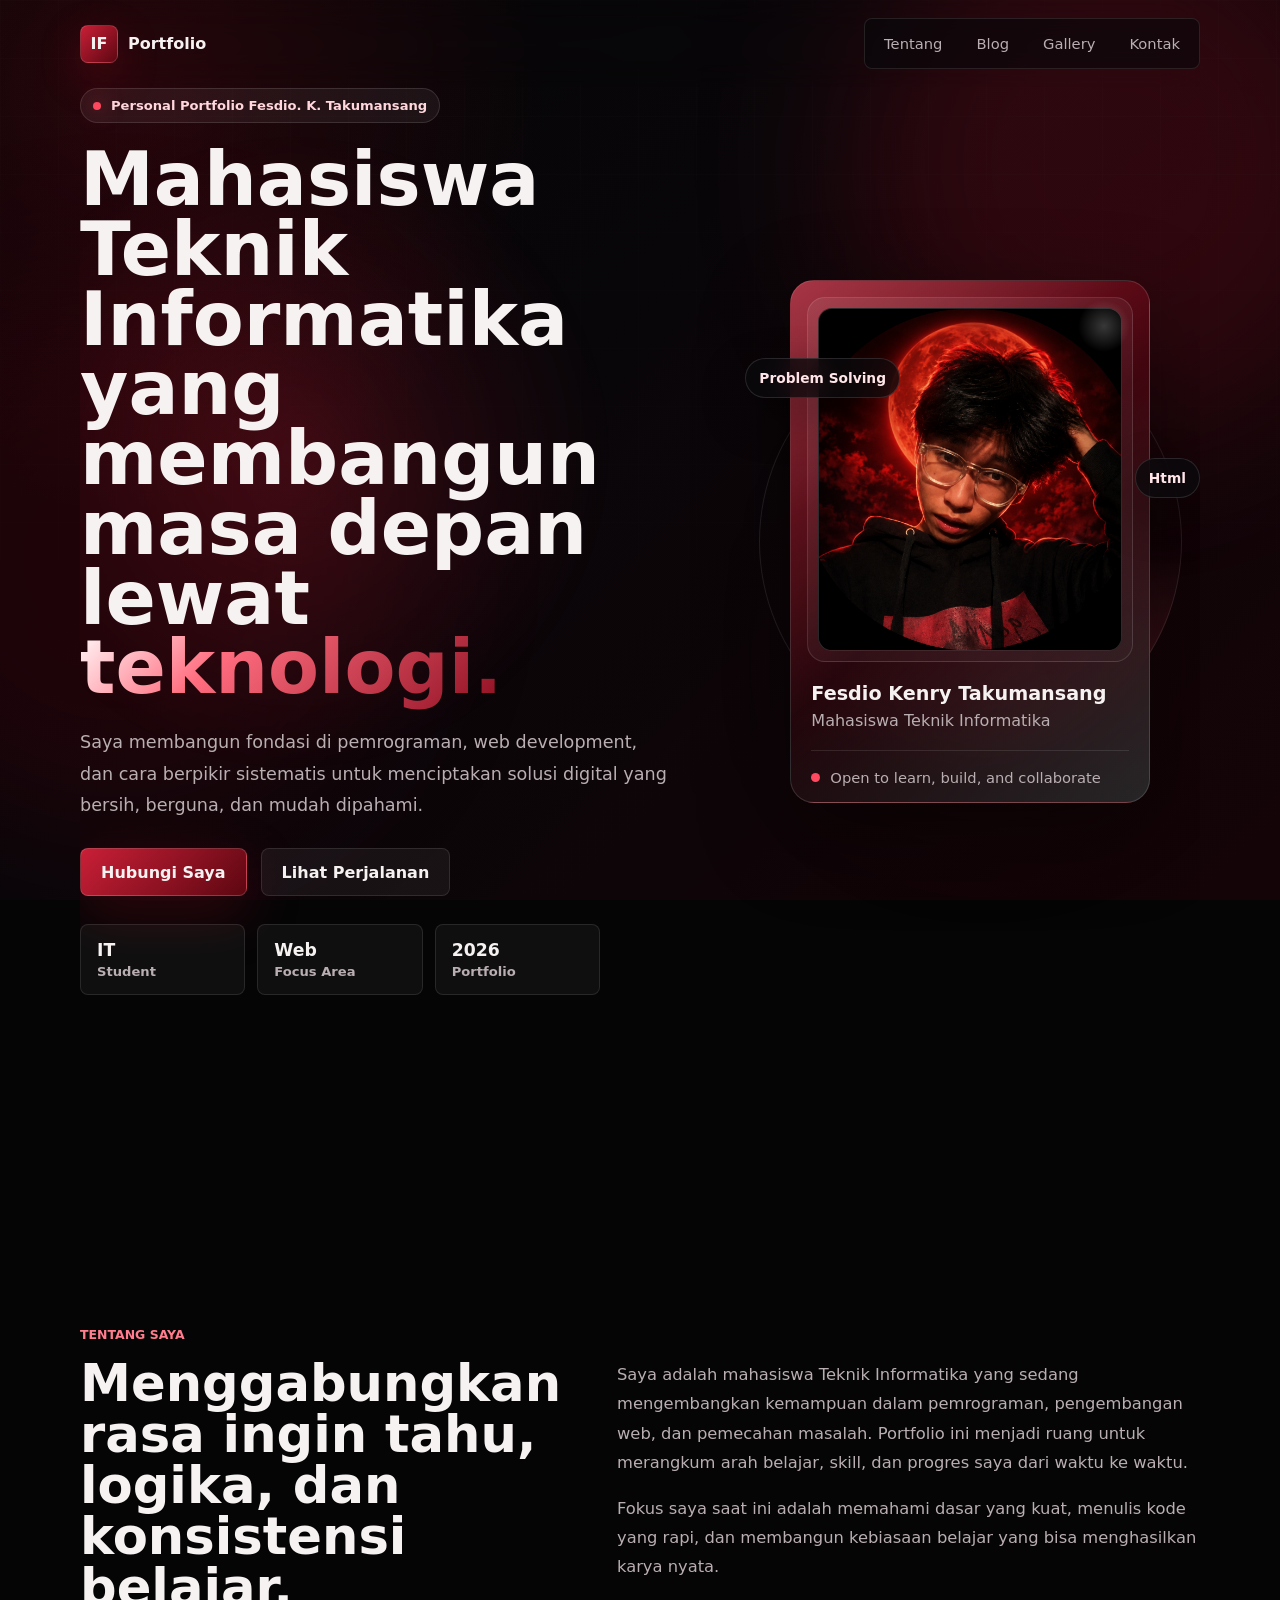
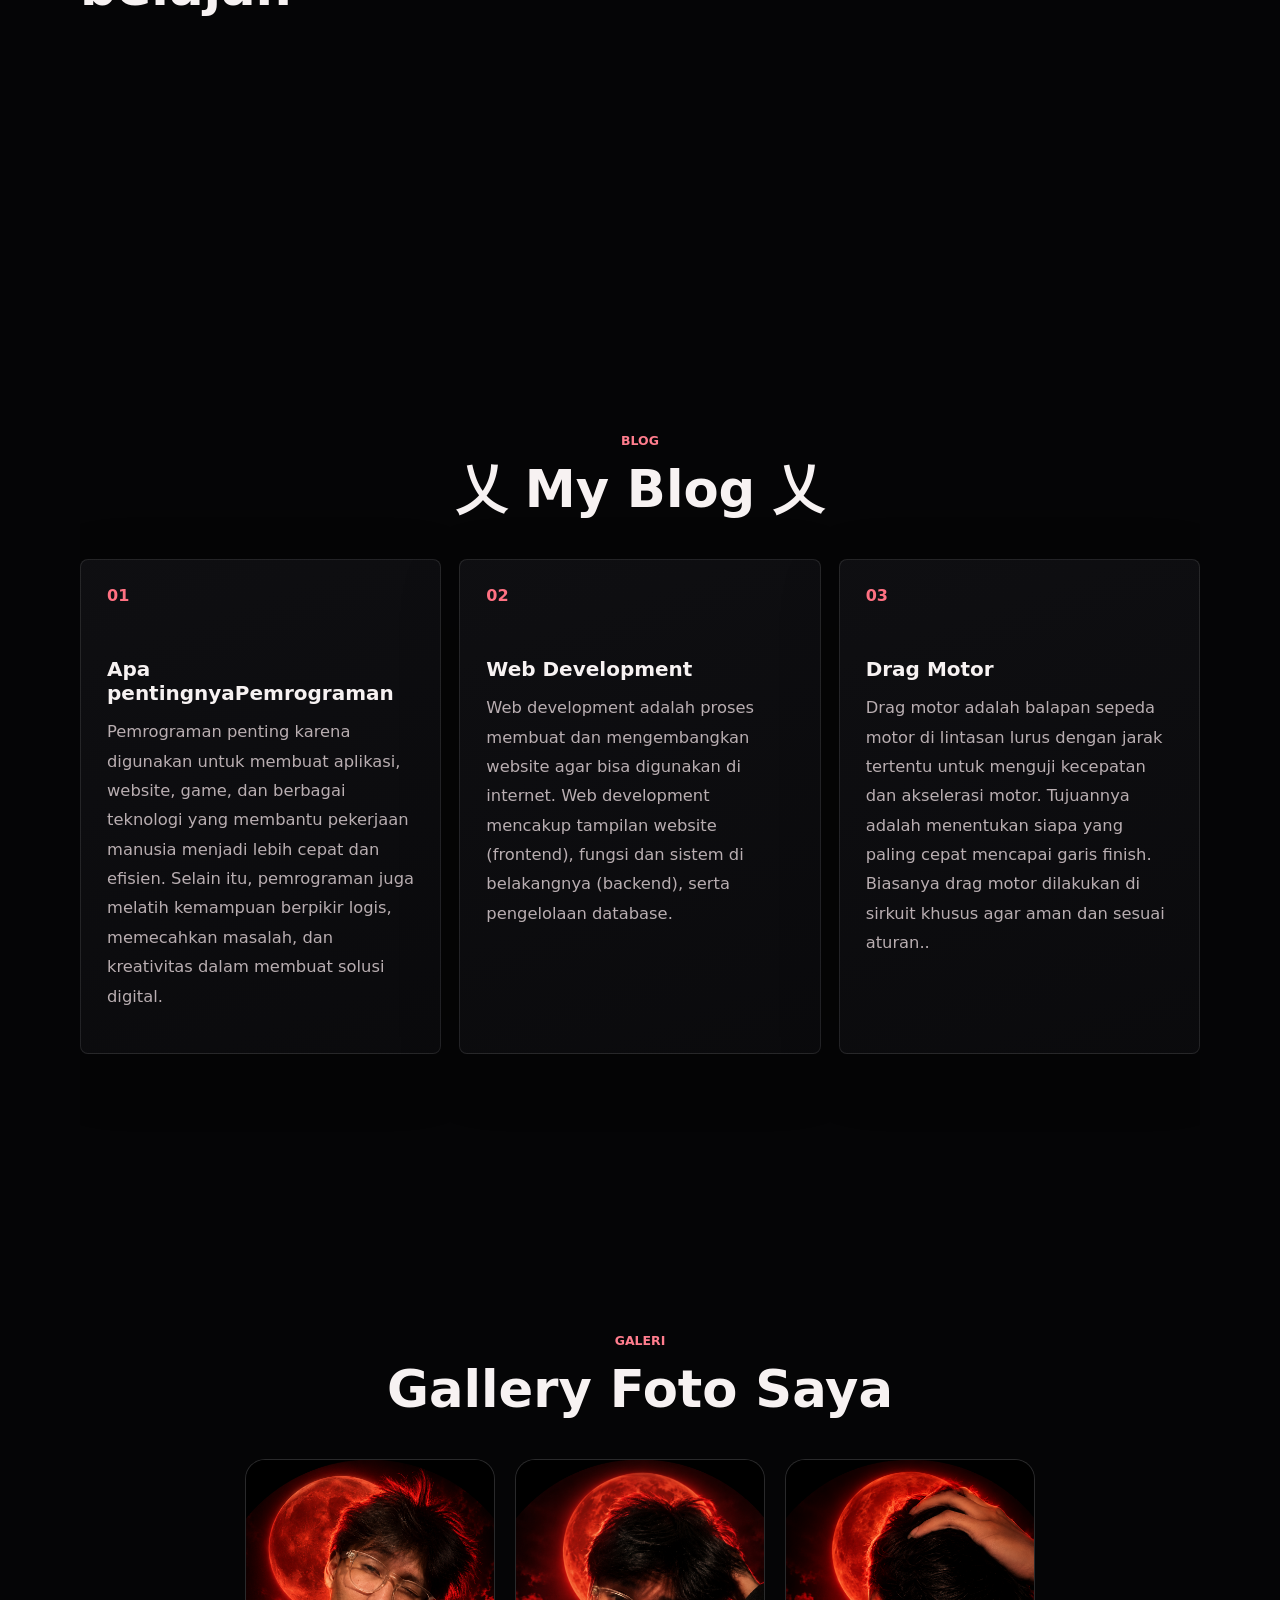
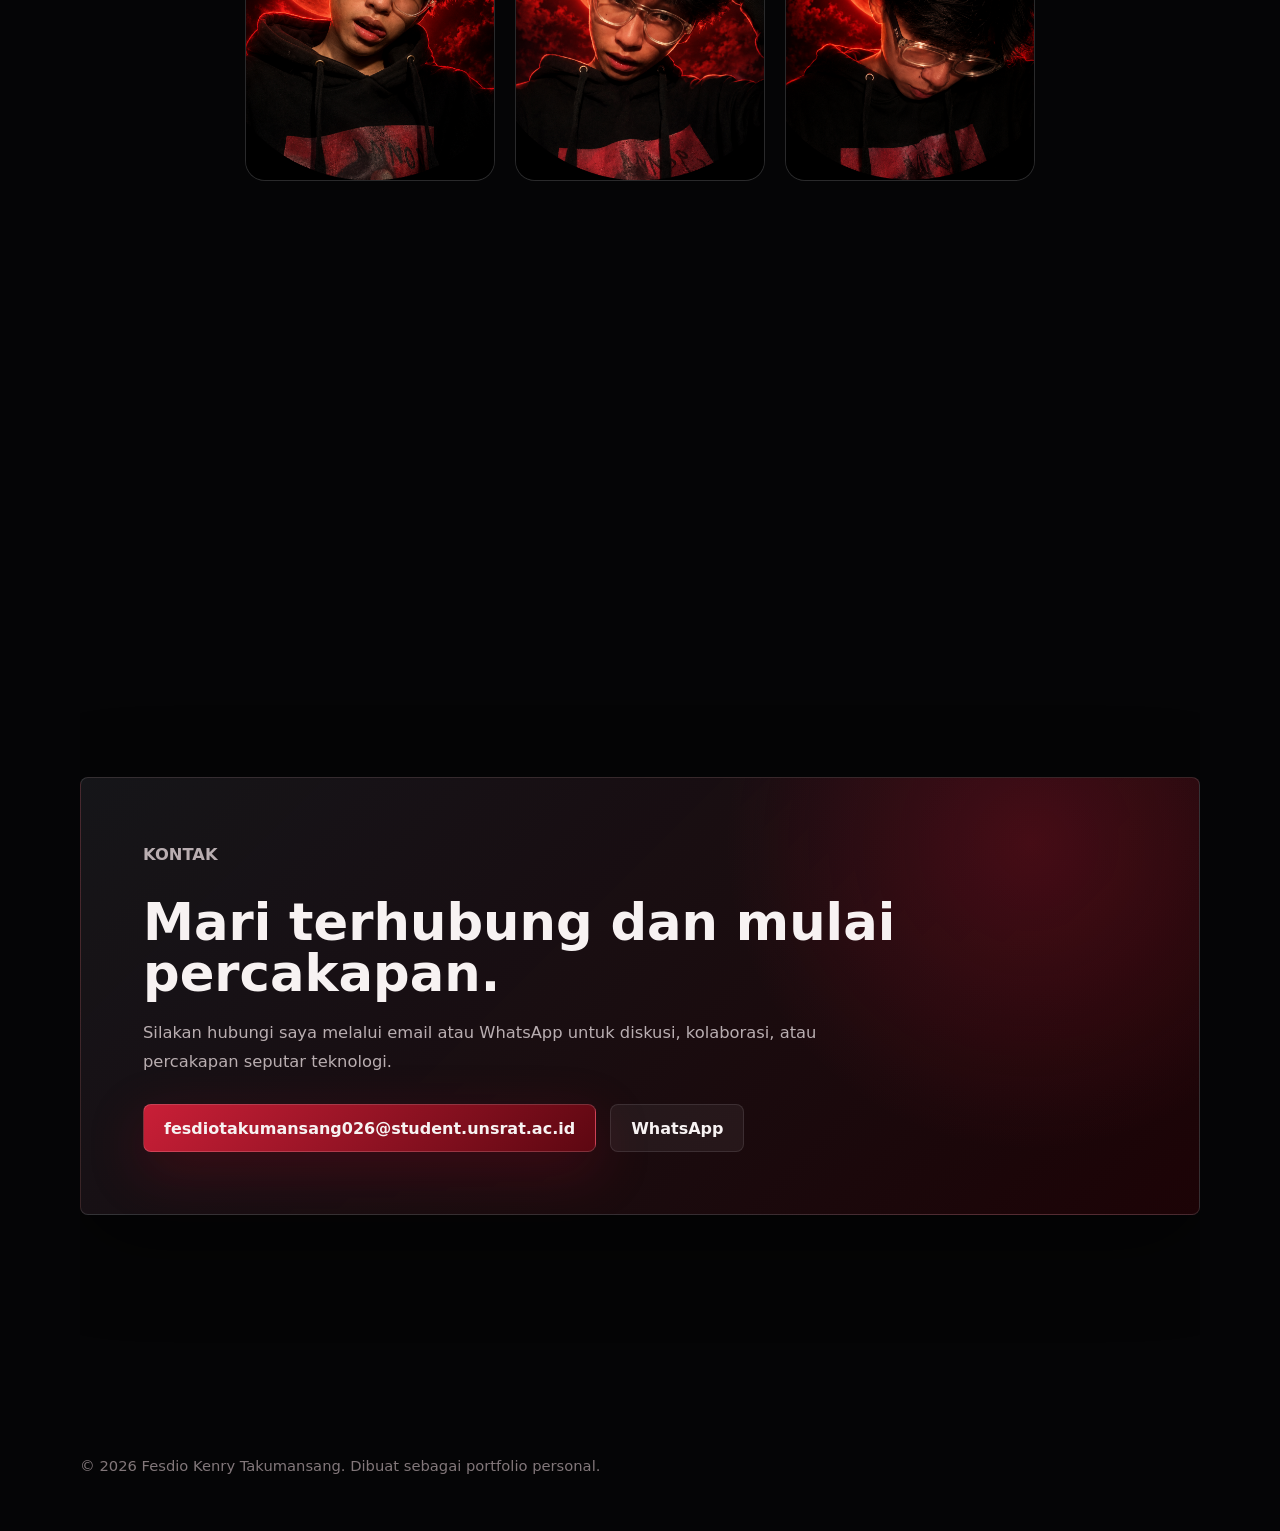
<file: index.html>
<!DOCTYPE html>
<html lang="id">
<head>
  <meta charset="UTF-8">
  <meta name="viewport" content="width=device-width, initial-scale=1.0, viewport-fit=cover">
  <meta name="description" content="Portfolio personal Mahasiswa Teknik Informatika dengan fokus pada perjalanan belajar, skill, dan kontak.">
  <title>Portfolio | Mahasiswa Teknik Informatika</title>
  <link rel="stylesheet" href="styles.css">
</head>
<body>
  <div class="site-bg" aria-hidden="true">
    <span class="glow glow-one"></span>
    <span class="glow glow-two"></span>
    <span class="grid-overlay"></span>
  </div>

  <header class="site-header">
    <a class="brand" href="#home" aria-label="Kembali ke bagian awal">
      <span class="brand-mark">IF</span>
      <span>Portfolio</span>
    </a>
    <nav class="nav-links" aria-label="Navigasi utama">
      <a href="#about">Tentang</a>
      <a href="#journey">Blog</a>
      <a href="#Gallery">Gallery</a>
      <a href="#contact">Kontak</a>
    </nav>
  </header>

  <main>
    <section class="hero section" id="home">
      <div class="hero-content reveal">
        <div class="hero-badge">
          <span class="badge-dot"></span>
          <span>Personal Portfolio Fesdio. K. Takumansang</span>
        </div>
        <h1>Mahasiswa Teknik Informatika yang membangun masa depan lewat <span>teknologi.</span></h1>
        <p class="hero-copy">
          Saya membangun fondasi di pemrograman, web development, dan cara berpikir sistematis untuk menciptakan solusi digital yang bersih, berguna, dan mudah dipahami.
        </p>
        <div class="hero-actions">
          <a class="btn btn-primary" href="mailto:fesdiotakumansang026@student.unsrat.ac.id">Hubungi Saya</a>
          <a class="btn btn-secondary" href="#journey">Lihat Perjalanan</a>
        </div>
        <div class="hero-stats" aria-label="Ringkasan profil">
          <div>
            <strong>IT</strong>
            <span>Student</span>
          </div>
          <div>
            <strong>Web</strong>
            <span>Focus Area</span>
          </div>
          <div>
            <strong>2026</strong>
            <span>Portfolio</span>
          </div>
        </div>
      </div>

      <div class="hero-visual reveal" data-tilt>
        <div class="hero-orbit" aria-hidden="true"></div>
        <div class="profile-card">
          <div class="profile-frame">
            <div class="profile-image">
              <img src="img/Fotoken.png" alt="Foto profil Fesdio Kenry Takumansang">
            </div>
          </div>
          <div class="profile-meta">
            <p class="profile-name">Fesdio Kenry Takumansang</p>
            <p>Mahasiswa Teknik Informatika</p>
          </div>
          <div class="status-row">
            <span class="pulse"></span>
            <span>Open to learn, build, and collaborate</span>
          </div>
        </div>
        <div class="floating-chip chip-one">Problem Solving</div>
        <div class="floating-chip chip-two">Html</div>
      </div>
    </section>

    <section class="section split-section" id="about">
      <div class="section-heading reveal">
        <p class="eyebrow">Tentang Saya</p>
        <h2>Menggabungkan rasa ingin tahu, logika, dan konsistensi belajar.</h2>
      </div>
      <div class="section-body reveal">
        <p>
          Saya adalah mahasiswa Teknik Informatika yang sedang mengembangkan kemampuan dalam pemrograman, pengembangan web, dan pemecahan masalah. Portfolio ini menjadi ruang untuk merangkum arah belajar, skill, dan progres saya dari waktu ke waktu.
        </p>
        <p>
          Fokus saya saat ini adalah memahami dasar yang kuat, menulis kode yang rapi, dan membangun kebiasaan belajar yang bisa menghasilkan karya nyata.
        </p>
      </div>
    </section>

    <section class="section" id="journey">
      <div class="section-heading centered reveal">
        <p class="eyebrow">Blog</p>
        <h2>乂 My Blog 乂</h2>
      </div>
      <div class="journey-grid">
        <article class="journey-card reveal">
          <span class="card-number">01</span>
          <h3>Apa pentingnyaPemrograman</h3>
          <p>Pemrograman penting karena digunakan untuk membuat aplikasi, website, game, dan berbagai teknologi yang membantu pekerjaan manusia menjadi lebih cepat dan efisien. Selain itu, pemrograman juga melatih kemampuan berpikir logis, memecahkan masalah, dan kreativitas dalam membuat solusi digital.</p>
        </article>
        <article class="journey-card reveal">
          <span class="card-number">02</span>
          <h3>Web Development</h3>
          <p>Web development adalah proses membuat dan mengembangkan website agar bisa digunakan di internet. Web development mencakup tampilan website (frontend), fungsi dan sistem di belakangnya (backend), serta pengelolaan database.</p>
        </article>
        <article class="journey-card reveal">
          <span class="card-number">03</span>
          <h3>Drag Motor</h3>
          <p>Drag motor adalah balapan sepeda motor di lintasan lurus dengan jarak tertentu untuk menguji kecepatan dan akselerasi motor. Tujuannya adalah menentukan siapa yang paling cepat mencapai garis finish. Biasanya drag motor dilakukan di sirkuit khusus agar aman dan sesuai aturan..</p>
        </article>
      </div>
    </section>

<section class="section" id="Gallery">
  <div class="section-heading centered reveal">
    <p class="eyebrow">Galeri</p>
    <h2>Gallery Foto Saya</h2>
  </div>

  <div class="gallery-grid reveal">
    <button class="gallery-card" type="button" aria-label="Buka Foto 1">
      <img src="img/Foto1.png" alt="Foto 1">
    </button>

    <button class="gallery-card" type="button" aria-label="Buka Foto 2">
      <img src="img/Foto2.png" alt="Foto 2">
    </button>

    <button class="gallery-card" type="button" aria-label="Buka Foto 3">
      <img src="img/Foto3.png" alt="Foto 3">
    </button>
  </div>
</section>

    <section class="section contact-section" id="contact">
      <div class="contact-panel reveal">
        <p class="eyebrow">Kontak</p>
        <h2>Mari terhubung dan mulai percakapan.</h2>
        <p>
          Silakan hubungi saya melalui email atau WhatsApp untuk diskusi, kolaborasi, atau percakapan seputar teknologi.
        </p>
        <div class="contact-actions">
          <a class="btn btn-primary" href="mailto:fesdiotakumansang026@student.unsrat.ac.id">fesdiotakumansang026@student.unsrat.ac.id</a>
          <a class="btn btn-secondary" href="https://wa.me/6281245836729" target="_blank" rel="noopener">WhatsApp</a>
        </div>
      </div>
    </section>
  </main>

  <footer class="site-footer">
    <p>&copy; 2026 Fesdio Kenry Takumansang. Dibuat sebagai portfolio personal.</p>
  </footer>

  <div class="lightbox" id="galleryLightbox" role="dialog" aria-modal="true" aria-label="Preview foto galeri" hidden>
    <button class="lightbox-close" type="button" aria-label="Tutup preview">&times;</button>
    <img class="lightbox-image" alt="">
  </div>

  <script src="script.js"></script>
</body>
</html>
</file>
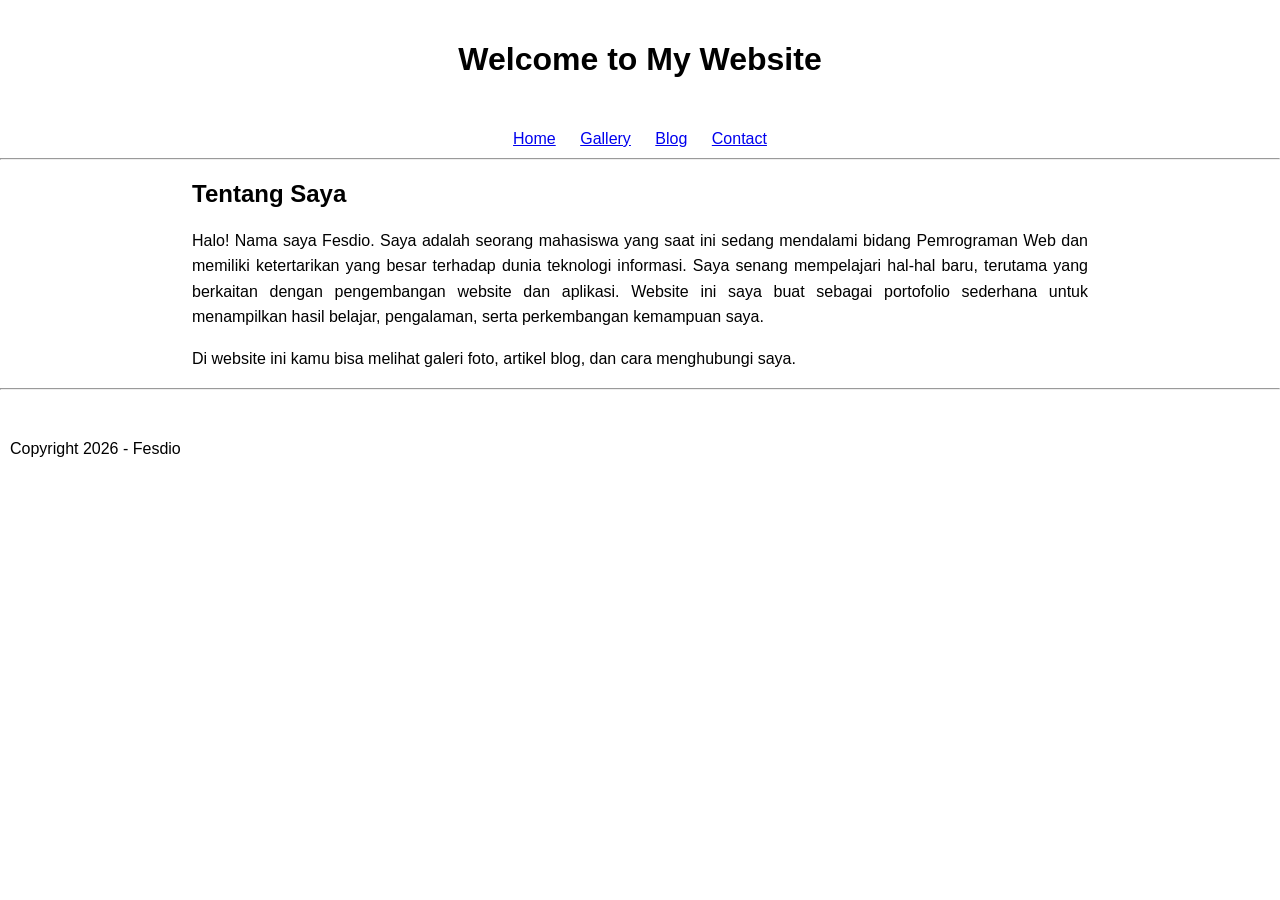
<file: Fesdio HTML/index.html>
<!DOCTYPE html>
<html lang="id">
<head>
    <meta charset="UTF-8">
    <meta name="viewport" content="width=device-width, initial-scale=1.0">
    <title>Personal Homepage - Fesdio</title>

    <style>
        body {
            font-family: Arial, sans-serif;
            margin: 0;
        }

        header {
            text-align: center;
            padding: 20px;
        }

        nav {
            text-align: center;
            margin: 10px 0;
        }

        nav a {
            margin: 0 10px;
            font-size: 16px;
        }

        main {
            width: 70%;
            margin: auto;
        }

        h1 {
            font-size: 32px;
        }

        h2 {
            font-size: 24px;
        }

        p {
            font-size: 16px;
            line-height: 1.6;
            text-align: justify;
        }

        footer {
            text-align: center;
            margin-top: 20px;
            padding: 10px;
            font-size: 14px;
        }
    </style>
</head>

<body>

<header>
    <h1>Welcome to My Website</h1>
</header>

<nav>
    <a href="index.html">Home</a>
    <a href="gallery.html">Gallery</a>
    <a href="blog.html">Blog</a>
    <a href="contact.html">Contact</a>
</nav>

<hr>

<main>
    <h2>Tentang Saya</h2>

    <p>
        Halo! Nama saya Fesdio. Saya adalah seorang mahasiswa yang saat ini sedang
        mendalami bidang Pemrograman Web dan memiliki ketertarikan yang besar
        terhadap dunia teknologi informasi. Saya senang mempelajari hal-hal baru,
        terutama yang berkaitan dengan pengembangan website dan aplikasi.
        Website ini saya buat sebagai portofolio sederhana untuk menampilkan
        hasil belajar, pengalaman, serta perkembangan kemampuan saya.
    </p>

    <p>
        Di website ini kamu bisa melihat galeri foto, artikel blog,
        dan cara menghubungi saya.
    </p>
</main>

<hr>

<footer>
    <p>Copyright 2026 - Fesdio</p>
</footer>

</body>
</html>
</file>
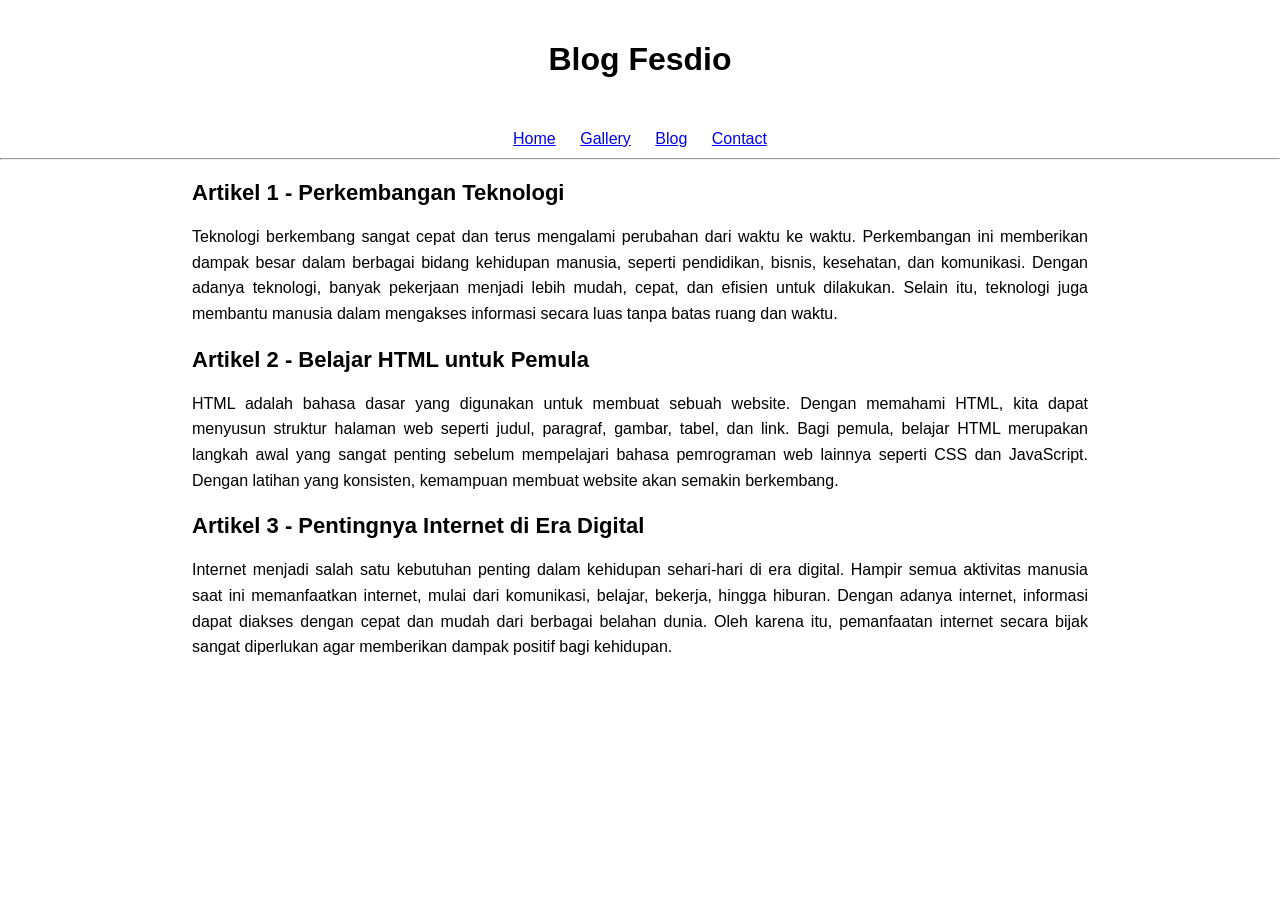
<file: blog.html>
<!DOCTYPE html>
<html lang="id">
<head>
    <meta charset="UTF-8">
    <meta name="viewport" content="width=device-width, initial-scale=1.0">
    <title>Blog - Fesdio</title>

    <style>
        body {
            font-family: Arial, sans-serif;
            margin: 0;
        }

        header {
            text-align: center;
            padding: 20px;
        }

        nav {
            text-align: center;
            margin: 10px 0;
        }

        nav a {
            margin: 0 10px;
            font-size: 16px;
        }

        main {
            width: 70%;
            margin: auto;
        }

        h1 {
            font-size: 32px;
        }

        h2 {
            font-size: 22px;
            margin-top: 20px;
        }

        p {
            font-size: 16px;
            line-height: 1.6;
            text-align: justify;
        }
    </style>
</head>

<body>

<header>
    <h1>Blog Fesdio</h1>
</header>

<nav>
    <a href="index.html">Home</a>
    <a href="gallery.html">Gallery</a>
    <a href="blog.html">Blog</a>
    <a href="contact.html">Contact</a>
</nav>

<hr>

<main>
    <h2>Artikel 1 - Perkembangan Teknologi</h2>
    <p>
        Teknologi berkembang sangat cepat dan terus mengalami perubahan dari waktu ke waktu.
        Perkembangan ini memberikan dampak besar dalam berbagai bidang kehidupan manusia,
        seperti pendidikan, bisnis, kesehatan, dan komunikasi. Dengan adanya teknologi,
        banyak pekerjaan menjadi lebih mudah, cepat, dan efisien untuk dilakukan. Selain itu,
        teknologi juga membantu manusia dalam mengakses informasi secara luas tanpa batas
        ruang dan waktu.
    </p>

    <h2>Artikel 2 - Belajar HTML untuk Pemula</h2>
    <p>
        HTML adalah bahasa dasar yang digunakan untuk membuat sebuah website.
        Dengan memahami HTML, kita dapat menyusun struktur halaman web seperti judul,
        paragraf, gambar, tabel, dan link. Bagi pemula, belajar HTML merupakan langkah awal
        yang sangat penting sebelum mempelajari bahasa pemrograman web lainnya seperti CSS
        dan JavaScript. Dengan latihan yang konsisten, kemampuan membuat website akan
        semakin berkembang.
    </p>

    <h2>Artikel 3 - Pentingnya Internet di Era Digital</h2>
    <p>
        Internet menjadi salah satu kebutuhan penting dalam kehidupan sehari-hari di era digital.
        Hampir semua aktivitas manusia saat ini memanfaatkan internet, mulai dari komunikasi,
        belajar, bekerja, hingga hiburan. Dengan adanya internet, informasi dapat diakses dengan
        cepat dan mudah dari berbagai belahan dunia. Oleh karena itu, pemanfaatan internet secara
        bijak sangat diperlukan agar memberikan dampak positif bagi kehidupan.
    </p>
</main>

</body>
</html>
</file>
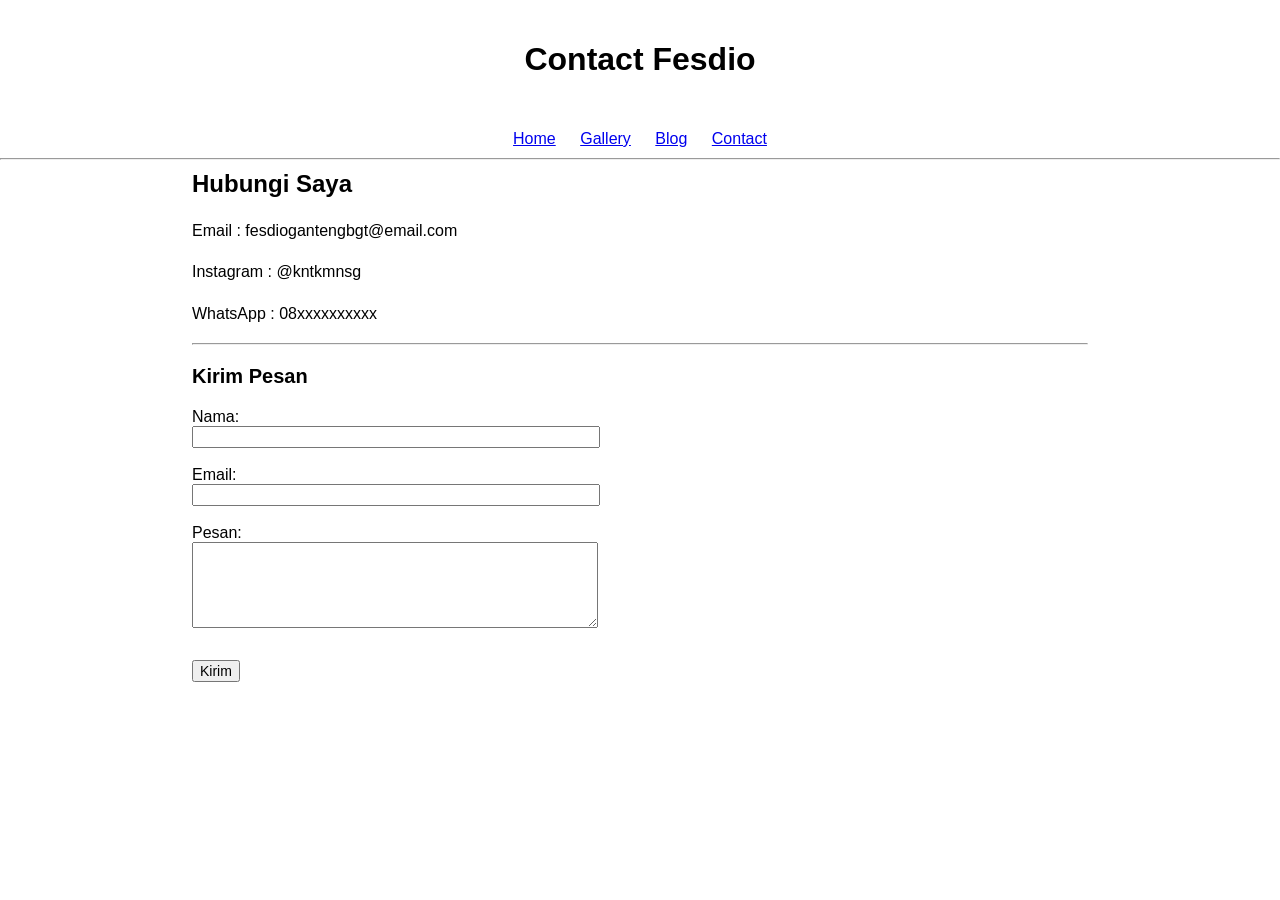
<file: contact.html>
<!DOCTYPE html>
<html lang="id">
<head>
    <meta charset="UTF-8">
    <meta name="viewport" content="width=device-width, initial-scale=1.0">
    <title>Contact - Fesdio</title>

    <style>
        body {
            font-family: Arial, sans-serif;
            margin: 0;
        }

        header {
            text-align: center;
            padding: 20px;
        }

        nav {
            text-align: center;
            margin: 10px 0;
        }

        nav a {
            margin: 0 10px;
            font-size: 16px;
        }

        main {
            width: 70%;
            margin: auto;
        }

        h1 {
            font-size: 32px;
        }

        h2 {
            font-size: 24px;
            margin-top: 10px;
        }

        h3 {
            font-size: 20px;
            margin-top: 20px;
        }

        p {
            font-size: 16px;
            line-height: 1.6;
        }

        form {
            margin-top: 10px;
        }

        input, textarea {
            font-size: 14px;
            width: 100%;
            max-width: 400px;
        }

        input[type="submit"] {
            width: auto;
            margin-top: 10px;
        }
    </style>
</head>

<body>

<header>
    <h1>Contact Fesdio</h1>
</header>

<nav>
    <a href="index.html">Home</a>
    <a href="gallery.html">Gallery</a>
    <a href="blog.html">Blog</a>
    <a href="contact.html">Contact</a>
</nav>

<hr>

<main>
    <h2>Hubungi Saya</h2>

    <p>Email : fesdiogantengbgt@email.com</p>
    <p>Instagram : @kntkmnsg</p>
    <p>WhatsApp : 08xxxxxxxxxx</p>

    <hr>

    <h3>Kirim Pesan</h3>

    <form>
        Nama:<br>
        <input type="text"><br><br>

        Email:<br>
        <input type="email"><br><br>

        Pesan:<br>
        <textarea rows="5"></textarea><br><br>

        <input type="submit" value="Kirim">
    </form>
</main>

</body>
</html>
</file>
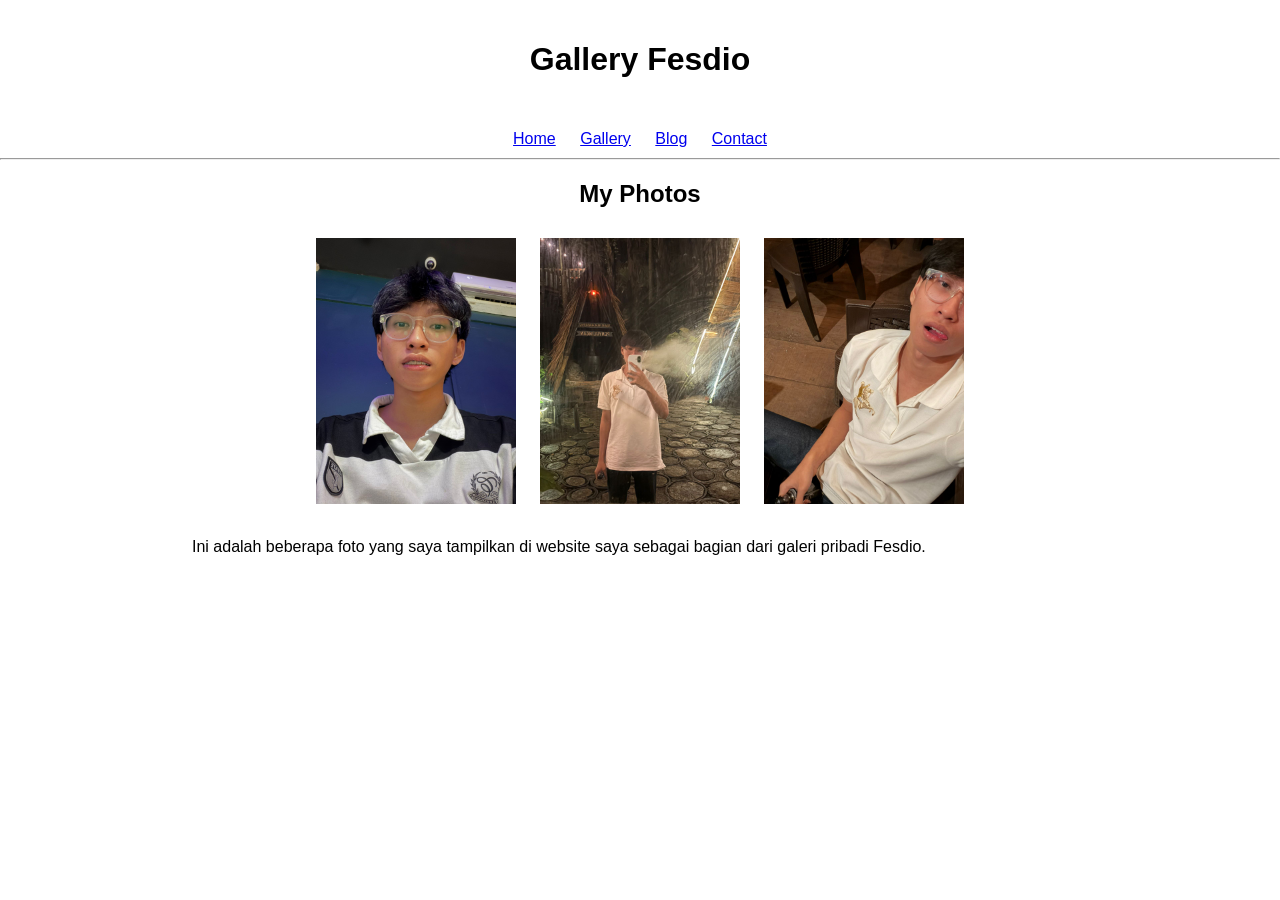
<file: gallery.html>
<!DOCTYPE html>
<html lang="id">
<head>
    <meta charset="UTF-8">
    <meta name="viewport" content="width=device-width, initial-scale=1.0">
    <title>Gallery - Fesdio</title>

    <style>
        body {
            font-family: Arial, sans-serif;
            margin: 0;
        }

        header {
            text-align: center;
            padding: 20px;
        }

        nav {
            text-align: center;
            margin: 10px 0;
        }

        nav a {
            margin: 0 10px;
            font-size: 16px;
        }

        main {
            width: 70%;
            margin: auto;
            text-align: center;
        }

        h1 {
            font-size: 32px;
        }

        h2 {
            font-size: 24px;
        }

        p {
            font-size: 16px;
            line-height: 1.6;
            text-align: justify;
        }

        img {
            margin: 10px;
        }
    </style>
</head>

<body>

<header>
    <h1>Gallery Fesdio</h1>
</header>

<nav>
    <a href="index.html">Home</a>
    <a href="gallery.html">Gallery</a>
    <a href="blog.html">Blog</a>
    <a href="contact.html">Contact</a>
</nav>

<hr>

<main>
    <h2>My Photos</h2>

    <img src="images/foto1.jpg" width="200">
    <img src="images/foto2.jpg" width="200">
    <img src="images/foto3.jpg" width="200">

    <p>
        Ini adalah beberapa foto yang saya tampilkan di website saya sebagai
        bagian dari galeri pribadi Fesdio.
    </p>
</main>

</body>
</html>
</file>
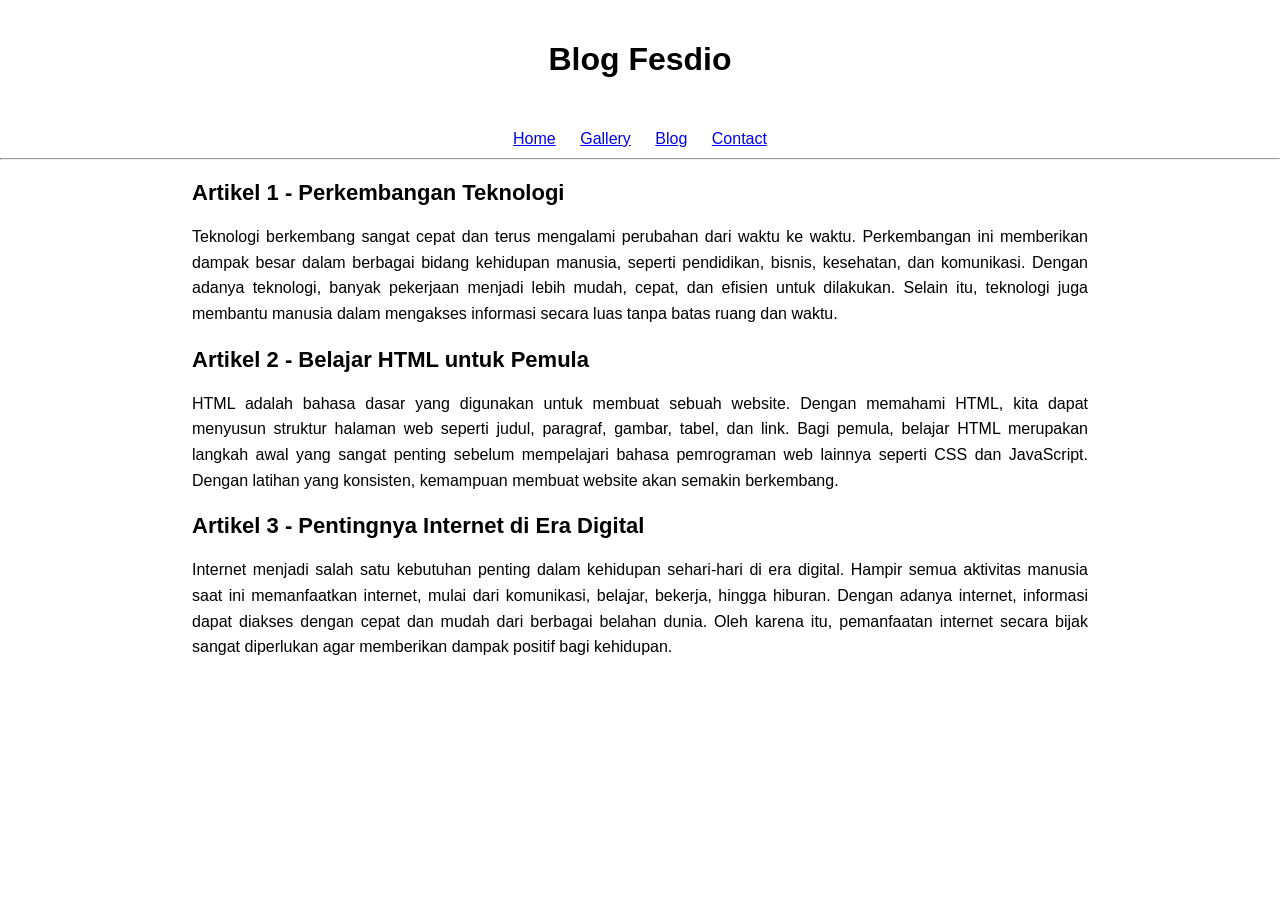
<file: Fesdio HTML/blog.html>
<!DOCTYPE html>
<html lang="id">
<head>
    <meta charset="UTF-8">
    <meta name="viewport" content="width=device-width, initial-scale=1.0">
    <title>Blog - Fesdio</title>

    <style>
        body {
            font-family: Arial, sans-serif;
            margin: 0;
        }

        header {
            text-align: center;
            padding: 20px;
        }

        nav {
            text-align: center;
            margin: 10px 0;
        }

        nav a {
            margin: 0 10px;
            font-size: 16px;
        }

        main {
            width: 70%;
            margin: auto;
        }

        h1 {
            font-size: 32px;
        }

        h2 {
            font-size: 22px;
            margin-top: 20px;
        }

        p {
            font-size: 16px;
            line-height: 1.6;
            text-align: justify;
        }
    </style>
</head>

<body>

<header>
    <h1>Blog Fesdio</h1>
</header>

<nav>
    <a href="index.html">Home</a>
    <a href="gallery.html">Gallery</a>
    <a href="blog.html">Blog</a>
    <a href="contact.html">Contact</a>
</nav>

<hr>

<main>
    <h2>Artikel 1 - Perkembangan Teknologi</h2>
    <p>
        Teknologi berkembang sangat cepat dan terus mengalami perubahan dari waktu ke waktu.
        Perkembangan ini memberikan dampak besar dalam berbagai bidang kehidupan manusia,
        seperti pendidikan, bisnis, kesehatan, dan komunikasi. Dengan adanya teknologi,
        banyak pekerjaan menjadi lebih mudah, cepat, dan efisien untuk dilakukan. Selain itu,
        teknologi juga membantu manusia dalam mengakses informasi secara luas tanpa batas
        ruang dan waktu.
    </p>

    <h2>Artikel 2 - Belajar HTML untuk Pemula</h2>
    <p>
        HTML adalah bahasa dasar yang digunakan untuk membuat sebuah website.
        Dengan memahami HTML, kita dapat menyusun struktur halaman web seperti judul,
        paragraf, gambar, tabel, dan link. Bagi pemula, belajar HTML merupakan langkah awal
        yang sangat penting sebelum mempelajari bahasa pemrograman web lainnya seperti CSS
        dan JavaScript. Dengan latihan yang konsisten, kemampuan membuat website akan
        semakin berkembang.
    </p>

    <h2>Artikel 3 - Pentingnya Internet di Era Digital</h2>
    <p>
        Internet menjadi salah satu kebutuhan penting dalam kehidupan sehari-hari di era digital.
        Hampir semua aktivitas manusia saat ini memanfaatkan internet, mulai dari komunikasi,
        belajar, bekerja, hingga hiburan. Dengan adanya internet, informasi dapat diakses dengan
        cepat dan mudah dari berbagai belahan dunia. Oleh karena itu, pemanfaatan internet secara
        bijak sangat diperlukan agar memberikan dampak positif bagi kehidupan.
    </p>
</main>

</body>
</html>
</file>
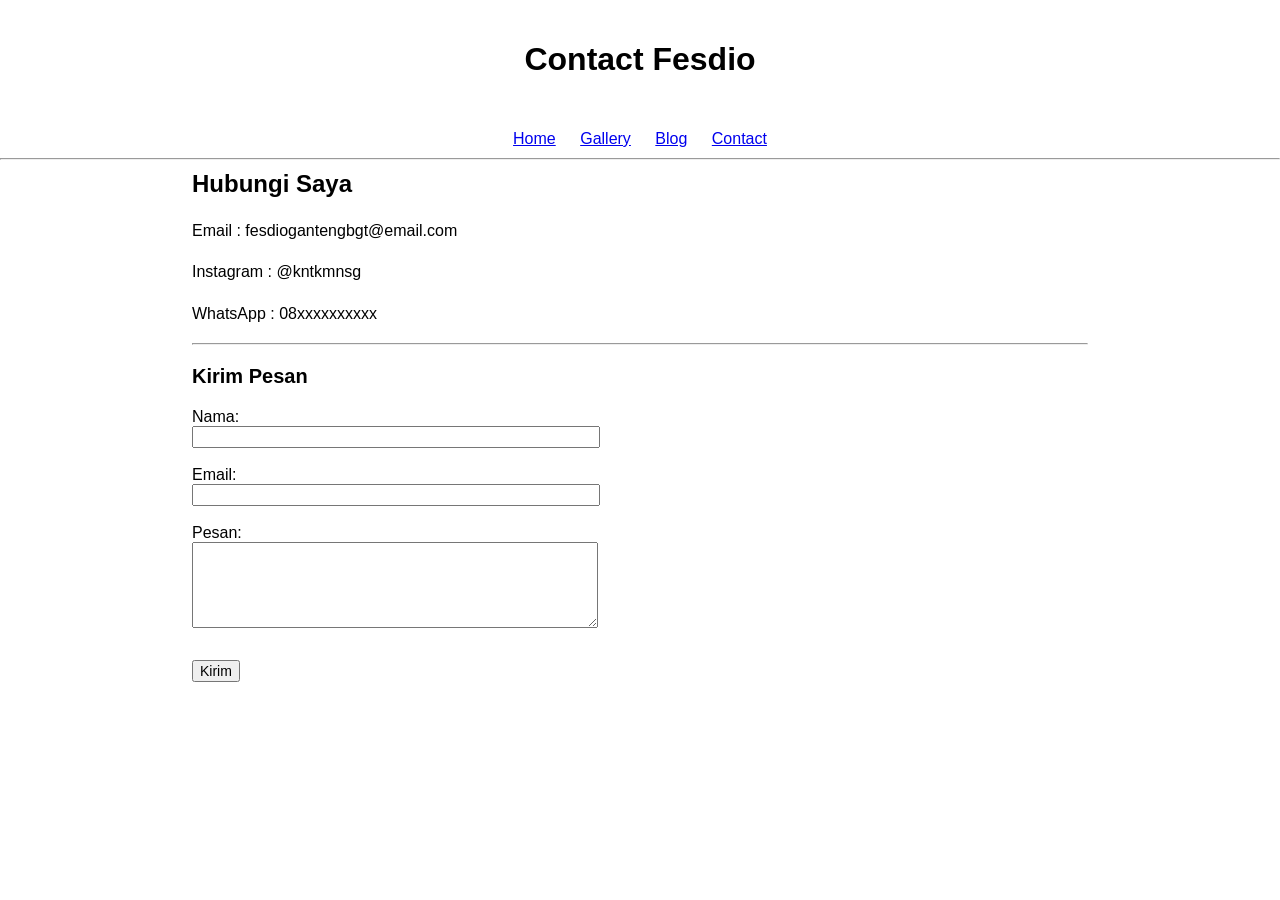
<file: Fesdio HTML/contact.html>
<!DOCTYPE html>
<html lang="id">
<head>
    <meta charset="UTF-8">
    <meta name="viewport" content="width=device-width, initial-scale=1.0">
    <title>Contact - Fesdio</title>

    <style>
        body {
            font-family: Arial, sans-serif;
            margin: 0;
        }

        header {
            text-align: center;
            padding: 20px;
        }

        nav {
            text-align: center;
            margin: 10px 0;
        }

        nav a {
            margin: 0 10px;
            font-size: 16px;
        }

        main {
            width: 70%;
            margin: auto;
        }

        h1 {
            font-size: 32px;
        }

        h2 {
            font-size: 24px;
            margin-top: 10px;
        }

        h3 {
            font-size: 20px;
            margin-top: 20px;
        }

        p {
            font-size: 16px;
            line-height: 1.6;
        }

        form {
            margin-top: 10px;
        }

        input, textarea {
            font-size: 14px;
            width: 100%;
            max-width: 400px;
        }

        input[type="submit"] {
            width: auto;
            margin-top: 10px;
        }
    </style>
</head>

<body>

<header>
    <h1>Contact Fesdio</h1>
</header>

<nav>
    <a href="index.html">Home</a>
    <a href="gallery.html">Gallery</a>
    <a href="blog.html">Blog</a>
    <a href="contact.html">Contact</a>
</nav>

<hr>

<main>
    <h2>Hubungi Saya</h2>

    <p>Email : fesdiogantengbgt@email.com</p>
    <p>Instagram : @kntkmnsg</p>
    <p>WhatsApp : 08xxxxxxxxxx</p>

    <hr>

    <h3>Kirim Pesan</h3>

    <form>
        Nama:<br>
        <input type="text"><br><br>

        Email:<br>
        <input type="email"><br><br>

        Pesan:<br>
        <textarea rows="5"></textarea><br><br>

        <input type="submit" value="Kirim">
    </form>
</main>

</body>
</html>
</file>
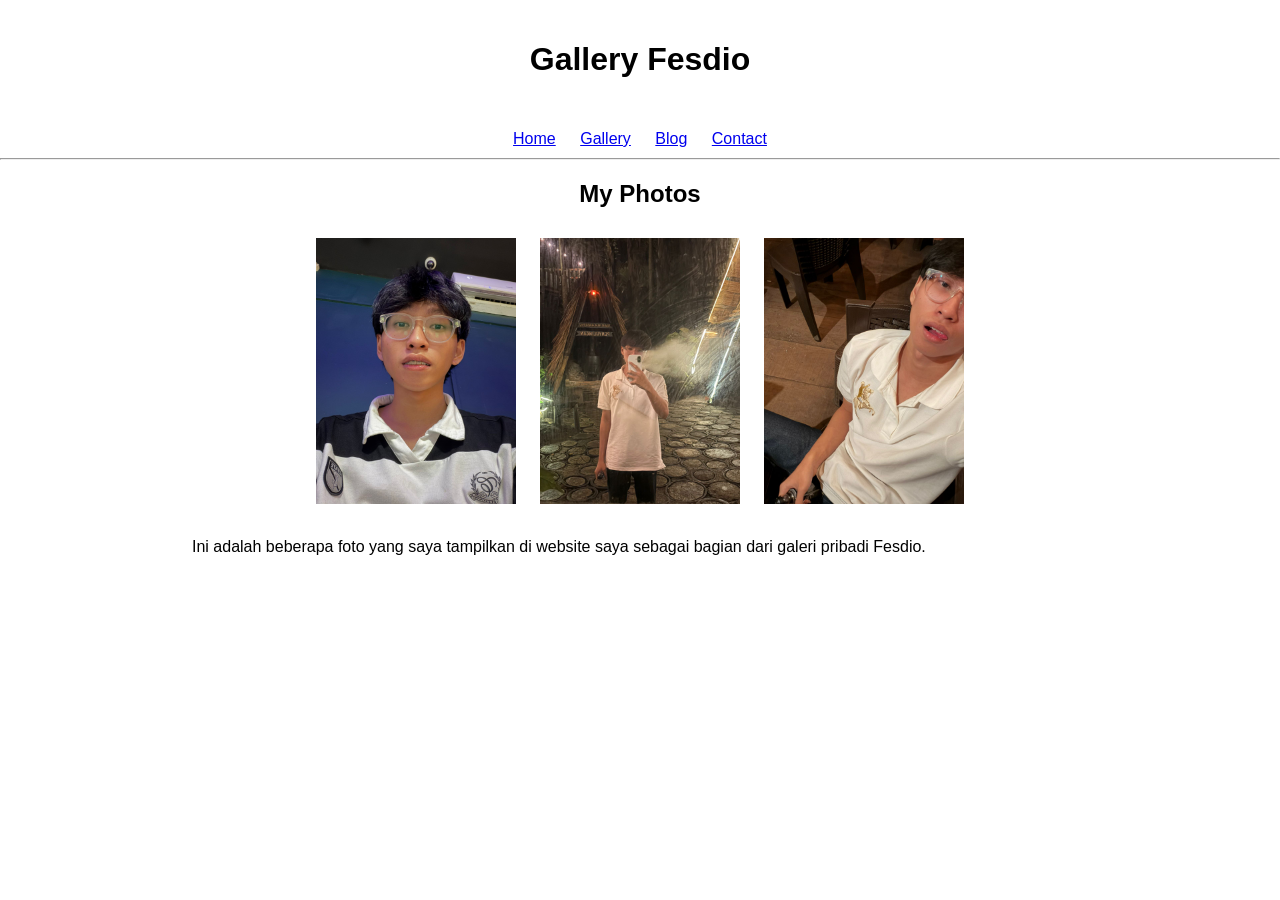
<file: Fesdio HTML/gallery.html>
<!DOCTYPE html>
<html lang="id">
<head>
    <meta charset="UTF-8">
    <meta name="viewport" content="width=device-width, initial-scale=1.0">
    <title>Gallery - Fesdio</title>

    <style>
        body {
            font-family: Arial, sans-serif;
            margin: 0;
        }

        header {
            text-align: center;
            padding: 20px;
        }

        nav {
            text-align: center;
            margin: 10px 0;
        }

        nav a {
            margin: 0 10px;
            font-size: 16px;
        }

        main {
            width: 70%;
            margin: auto;
            text-align: center;
        }

        h1 {
            font-size: 32px;
        }

        h2 {
            font-size: 24px;
        }

        p {
            font-size: 16px;
            line-height: 1.6;
            text-align: justify;
        }

        img {
            margin: 10px;
        }
    </style>
</head>

<body>

<header>
    <h1>Gallery Fesdio</h1>
</header>

<nav>
    <a href="index.html">Home</a>
    <a href="gallery.html">Gallery</a>
    <a href="blog.html">Blog</a>
    <a href="contact.html">Contact</a>
</nav>

<hr>

<main>
    <h2>My Photos</h2>

    <img src="images/foto1.jpg" width="200">
    <img src="images/foto2.jpg" width="200">
    <img src="images/foto3.jpg" width="200">

    <p>
        Ini adalah beberapa foto yang saya tampilkan di website saya sebagai
        bagian dari galeri pribadi Fesdio.
    </p>
</main>

</body>
</html>
</file>
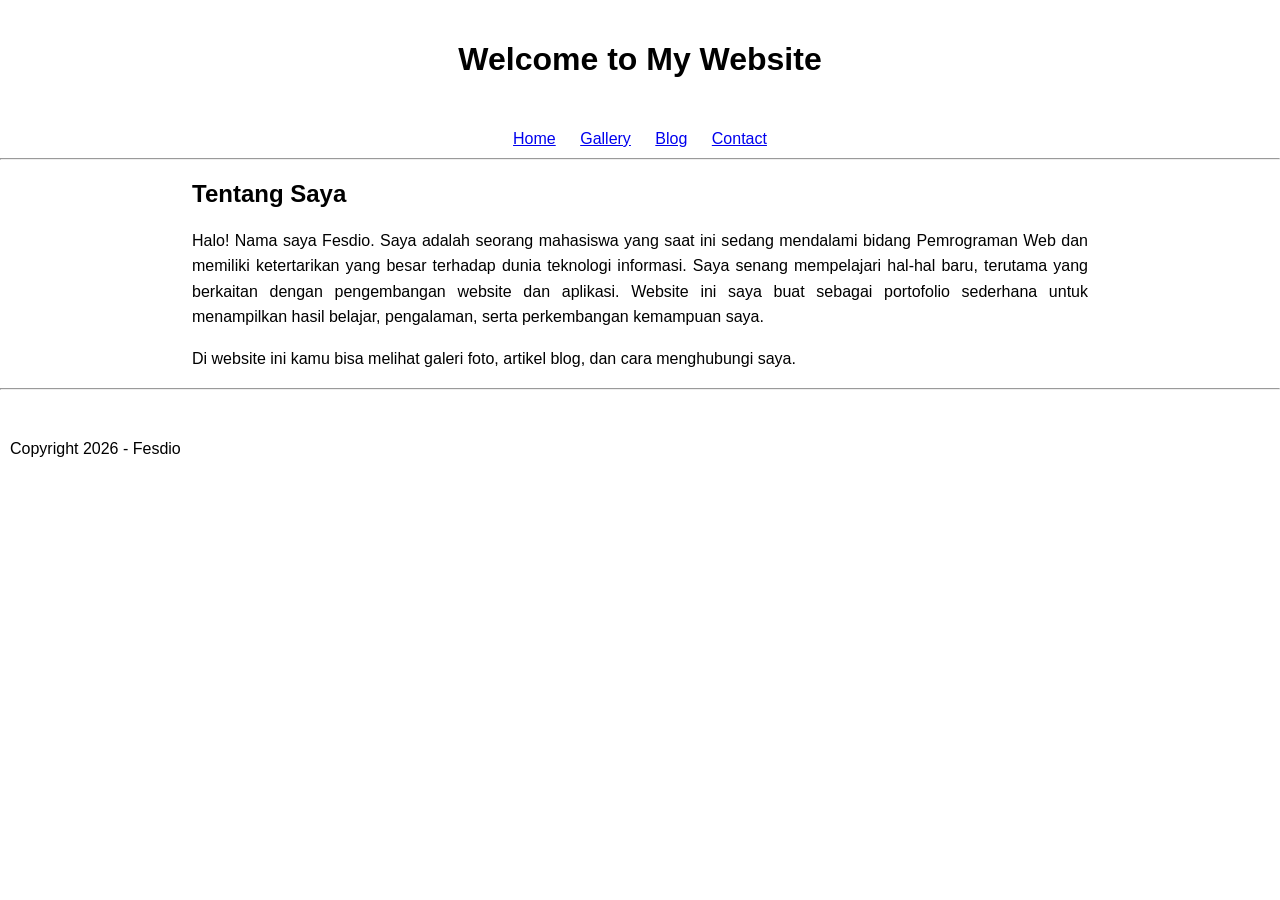
<file: Fesdio HTML/index1.html>
<!DOCTYPE html>
<html lang="id">
<head>
    <meta charset="UTF-8">
    <meta name="viewport" content="width=device-width, initial-scale=1.0">
    <title>Personal Homepage - Fesdio</title>

    <style>
        body {
            font-family: Arial, sans-serif;
            margin: 0;
        }

        header {
            text-align: center;
            padding: 20px;
        }

        nav {
            text-align: center;
            margin: 10px 0;
        }

        nav a {
            margin: 0 10px;
            font-size: 16px;
        }

        main {
            width: 70%;
            margin: auto;
        }

        h1 {
            font-size: 32px;
        }

        h2 {
            font-size: 24px;
        }

        p {
            font-size: 16px;
            line-height: 1.6;
            text-align: justify;
        }

        footer {
            text-align: center;
            margin-top: 20px;
            padding: 10px;
            font-size: 14px;
        }
    </style>
</head>

<body>

<header>
    <h1>Welcome to My Website</h1>
</header>

<nav>
    <a href="index.html">Home</a>
    <a href="gallery.html">Gallery</a>
    <a href="blog.html">Blog</a>
    <a href="contact.html">Contact</a>
</nav>

<hr>

<main>
    <h2>Tentang Saya</h2>

    <p>
        Halo! Nama saya Fesdio. Saya adalah seorang mahasiswa yang saat ini sedang
        mendalami bidang Pemrograman Web dan memiliki ketertarikan yang besar
        terhadap dunia teknologi informasi. Saya senang mempelajari hal-hal baru,
        terutama yang berkaitan dengan pengembangan website dan aplikasi.
        Website ini saya buat sebagai portofolio sederhana untuk menampilkan
        hasil belajar, pengalaman, serta perkembangan kemampuan saya.
    </p>

    <p>
        Di website ini kamu bisa melihat galeri foto, artikel blog,
        dan cara menghubungi saya.
    </p>
</main>

<hr>

<footer>
    <p>Copyright 2026 - Fesdio</p>
</footer>

</body>
</html>
</file>
<file: styles.css>
:root {
  --bg: #050506;
  --bg-soft: #0d0d10;
  --panel: rgba(18, 18, 22, 0.76);
  --panel-strong: rgba(26, 18, 20, 0.88);
  --text: #f7f2f2;
  --muted: #b9aeb1;
  --muted-dark: #82777a;
  --red: #c91f37;
  --red-dark: #5d0711;
  --red-deep: #260307;
  --line: rgba(255, 255, 255, 0.1);
  --shadow: 0 28px 90px rgba(0, 0, 0, 0.48);
  --radius: 8px;
}

* {
  box-sizing: border-box;
}

html {
  width: 100%;
  max-width: 100vw;
  scroll-behavior: smooth;
  overflow-x: hidden;
}

body {
  margin: 0;
  width: 100%;
  max-width: 100vw;
  min-height: 100vh;
  font-family: Inter, ui-sans-serif, system-ui, -apple-system, BlinkMacSystemFont, "Segoe UI", Arial, sans-serif;
  color: var(--text);
  background: var(--bg);
  overflow-x: hidden;
}

main {
  width: 100%;
  max-width: 100vw;
  overflow-x: hidden;
}

body.lightbox-open {
  overflow: hidden;
}

img,
video,
canvas,
svg {
  max-width: 100%;
}

body::selection {
  color: #fff;
  background: var(--red);
}

a {
  color: inherit;
  text-decoration: none;
}

.site-bg {
  position: fixed;
  inset: 0;
  width: 100vw;
  max-width: 100vw;
  z-index: -2;
  overflow: hidden;
  background:
    radial-gradient(circle at 10% 10%, rgba(142, 12, 28, 0.25), transparent 30%),
    linear-gradient(135deg, #040405 0%, #080609 42%, #150407 100%);
}

.glow {
  position: absolute;
  width: 42vw;
  height: 42vw;
  min-width: 300px;
  min-height: 300px;
  border-radius: 999px;
  filter: blur(80px);
  opacity: 0.5;
  animation: floatGlow 14s ease-in-out infinite alternate;
}

.glow-one {
  top: -12%;
  right: -8%;
  background: rgba(176, 18, 39, 0.42);
}

.glow-two {
  left: -12%;
  bottom: 8%;
  background: rgba(94, 3, 16, 0.55);
  animation-delay: -5s;
}

.grid-overlay {
  position: absolute;
  inset: 0;
  opacity: 0.28;
  background-image:
    linear-gradient(rgba(255, 255, 255, 0.045) 1px, transparent 1px),
    linear-gradient(90deg, rgba(255, 255, 255, 0.045) 1px, transparent 1px);
  background-size: 58px 58px;
  mask-image: linear-gradient(to bottom, rgba(0, 0, 0, 0.85), transparent);
}

.site-header {
  position: fixed;
  top: 0;
  left: 50%;
  transform: translateX(-50%);
  z-index: 10;
  display: flex;
  align-items: center;
  justify-content: space-between;
  width: min(1120px, calc(100vw - 40px));
  max-width: calc(100vw - 40px);
  margin: 0;
  padding: 18px 0;
  backdrop-filter: blur(18px);
}

.brand,
.nav-links {
  display: flex;
  align-items: center;
}

.brand {
  gap: 10px;
  font-weight: 800;
  letter-spacing: 0;
}

.brand-mark {
  display: grid;
  place-items: center;
  width: 38px;
  height: 38px;
  border: 1px solid rgba(255, 255, 255, 0.14);
  border-radius: var(--radius);
  background: linear-gradient(135deg, var(--red), var(--red-dark));
  box-shadow: 0 14px 40px rgba(158, 12, 31, 0.32);
}

.nav-links {
  gap: 8px;
  padding: 6px;
  border: 1px solid var(--line);
  border-radius: var(--radius);
  background: rgba(8, 8, 10, 0.62);
  max-width: 100%;
}

.nav-links a {
  padding: 10px 13px;
  border-radius: 6px;
  color: var(--muted);
  font-size: 0.92rem;
  transition: color 220ms ease, background 220ms ease;
}

.nav-links a:hover {
  color: var(--text);
  background: rgba(255, 255, 255, 0.07);
}

.section {
  width: min(1120px, calc(100vw - 40px));
  max-width: calc(100vw - 40px);
  min-height: 100vh;
  margin: 0 auto;
  padding: 104px 0;
  overflow-x: clip;
}

.hero {
  position: relative;
  display: grid;
  grid-template-columns: minmax(0, 1fr) minmax(340px, 0.78fr);
  gap: clamp(34px, 6vw, 72px);
  align-items: center;
  height: auto;
  min-height: 100vh;
  min-height: 100svh;
  max-height: none;
  padding: 88px 0 34px;
  overflow: hidden;
}

.hero::before {
  content: "";
  position: absolute;
  inset: 8% auto auto -10%;
  width: 58%;
  height: 72%;
  z-index: -1;
  border-radius: 50%;
  background: radial-gradient(circle, rgba(201, 31, 55, 0.22), transparent 64%);
  filter: blur(8px);
}

.hero-content {
  max-width: 760px;
}

.hero-badge {
  display: inline-flex;
  align-items: center;
  gap: 10px;
  max-width: 100%;
  margin-bottom: 22px;
  padding: 9px 12px;
  border: 1px solid rgba(255, 255, 255, 0.12);
  border-radius: 999px;
  background: rgba(255, 255, 255, 0.055);
  color: #ffd7dc;
  font-size: 0.82rem;
  font-weight: 800;
}

.hero-badge span:last-child {
  min-width: 0;
  overflow-wrap: anywhere;
}

.badge-dot {
  width: 8px;
  height: 8px;
  border-radius: 999px;
  background: #ff4960;
  box-shadow: 0 0 22px rgba(255, 73, 96, 0.9);
}

.eyebrow {
  margin: 0 0 16px;
  color: #ff7d8d;
  font-size: 0.78rem;
  font-weight: 800;
  text-transform: uppercase;
}

h1,
h2,
h3,
p {
  margin-top: 0;
}

h1 {
  max-width: 820px;
  margin-bottom: 24px;
  font-size: clamp(2.85rem, 5.8vw, 5.8rem);
  line-height: 0.94;
  letter-spacing: 0;
}

h1 span {
  color: transparent;
  background: linear-gradient(135deg, #ffffff 0%, #ff6d7f 34%, #8d0e20 100%);
  background-clip: text;
}

h2 {
  margin-bottom: 18px;
  font-size: clamp(2rem, 4vw, 4rem);
  line-height: 1;
  letter-spacing: 0;
}

h3 {
  margin-bottom: 12px;
  font-size: 1.25rem;
}

.hero-copy,
.section-body p,
.journey-card p,
.contact-panel p {
  color: var(--muted);
  font-size: 1.02rem;
  line-height: 1.8;
}

.hero-copy {
  max-width: 650px;
  margin-bottom: 26px;
  font-size: 1.1rem;
}

.hero-actions,
.contact-actions {
  display: flex;
  flex-wrap: wrap;
  gap: 14px;
}

.btn {
  display: inline-flex;
  align-items: center;
  justify-content: center;
  max-width: 100%;
  min-width: 0;
  min-height: 48px;
  padding: 0 20px;
  border-radius: var(--radius);
  font-weight: 800;
  text-align: center;
  overflow-wrap: anywhere;
  transition: transform 220ms ease, border-color 220ms ease, background 220ms ease, box-shadow 220ms ease;
}

.btn:hover {
  transform: translateY(-3px);
}

.btn-primary {
  border: 1px solid rgba(255, 255, 255, 0.16);
  background: linear-gradient(135deg, var(--red), var(--red-dark));
  box-shadow: 0 18px 54px rgba(169, 12, 34, 0.28);
}

.btn-primary:hover {
  box-shadow: 0 24px 70px rgba(169, 12, 34, 0.42);
}

.btn-secondary {
  border: 1px solid var(--line);
  background: rgba(255, 255, 255, 0.055);
  color: var(--text);
}

.btn-secondary:hover {
  border-color: rgba(255, 255, 255, 0.2);
  background: rgba(255, 255, 255, 0.09);
}

.hero-visual {
  position: relative;
  display: grid;
  place-items: center;
  perspective: 1000px;
  min-height: 0;
}

.hero-stats {
  display: grid;
  grid-template-columns: repeat(3, minmax(0, 1fr));
  gap: 12px;
  max-width: 520px;
  margin-top: 28px;
}

.hero-stats div {
  padding: 15px 16px;
  border: 1px solid rgba(255, 255, 255, 0.1);
  border-radius: var(--radius);
  background: rgba(255, 255, 255, 0.045);
}

.hero-stats strong,
.hero-stats span {
  display: block;
}

.hero-stats strong {
  margin-bottom: 4px;
  font-size: 1.08rem;
}

.hero-stats span {
  color: var(--muted);
  font-size: 0.82rem;
  font-weight: 700;
}

.hero-orbit {
  position: absolute;
  width: min(92%, 430px);
  aspect-ratio: 1;
  border: 1px solid rgba(255, 255, 255, 0.1);
  border-radius: 999px;
  background:
    radial-gradient(circle, rgba(201, 31, 55, 0.18), transparent 55%),
    conic-gradient(from 90deg, transparent, rgba(255, 72, 96, 0.34), transparent 42%);
  filter: drop-shadow(0 32px 80px rgba(113, 5, 19, 0.32));
  animation: orbitSpin 18s linear infinite;
}

.profile-card {
  position: relative;
  width: min(100%, 360px);
  padding: 16px;
  border: 1px solid rgba(255, 255, 255, 0.14);
  border-radius: 24px;
  background:
    linear-gradient(145deg, rgba(255, 255, 255, 0.16), transparent 31%),
    linear-gradient(160deg, rgba(99, 5, 18, 0.88), rgba(8, 8, 10, 0.92));
  box-shadow: var(--shadow);
  transform-style: preserve-3d;
  transition: transform 260ms ease;
  backdrop-filter: blur(18px);
}

.profile-card::before {
  content: "";
  position: absolute;
  inset: -1px;
  z-index: -1;
  border-radius: inherit;
  background: linear-gradient(135deg, rgba(255, 68, 92, 0.55), transparent, rgba(255, 255, 255, 0.18));
  opacity: 0.68;
}

.profile-card::after {
  content: "";
  position: absolute;
  inset: 18px 18px auto auto;
  width: 54px;
  height: 54px;
  border-radius: 50%;
  background: radial-gradient(circle, rgba(255, 255, 255, 0.22), transparent 68%);
  pointer-events: none;
}

.profile-frame {
  padding: 10px;
  border: 1px solid rgba(255, 255, 255, 0.12);
  border-radius: 18px;
  background: linear-gradient(145deg, rgba(255, 255, 255, 0.08), rgba(255, 255, 255, 0.02));
}

.profile-image {
  overflow: hidden;
  aspect-ratio: 1 / 1.13;
  margin-bottom: 0;
  border: 1px solid rgba(255, 255, 255, 0.12);
  border-radius: 14px;
  background:
    radial-gradient(circle at 50% 18%, rgba(255, 255, 255, 0.18), transparent 19%),
    linear-gradient(160deg, #2b070d, #111115 58%, #08080a);
}

.profile-image img {
  display: block;
  width: 100%;
  height: 100%;
  object-fit: cover;
  object-position: center;
}

.profile-name {
  margin: 20px 4px 6px;
  color: var(--text);
  font-weight: 800;
  font-size: 1.2rem;
}

.profile-meta p:last-child,
.status-row {
  color: var(--muted);
}

.status-row {
  display: flex;
  align-items: center;
  gap: 10px;
  margin: 20px 4px 0;
  padding-top: 18px;
  border-top: 1px solid var(--line);
  font-size: 0.92rem;
}

.profile-meta p:last-child {
  margin-left: 4px;
}

.floating-chip {
  position: absolute;
  z-index: 2;
  padding: 11px 13px;
  border: 1px solid rgba(255, 255, 255, 0.12);
  border-radius: 999px;
  background: rgba(10, 10, 13, 0.76);
  box-shadow: 0 18px 48px rgba(0, 0, 0, 0.32);
  color: #ffe5e8;
  font-size: 0.86rem;
  font-weight: 800;
  backdrop-filter: blur(14px);
  animation: chipFloat 5.5s ease-in-out infinite alternate;
}

.chip-one {
  top: 15%;
  left: 1%;
}

.chip-two {
  right: 0;
  top: 34%;
  animation-delay: -1.6s;
}

.chip-three {
  left: 10%;
  bottom: 16%;
  animation-delay: -3.2s;
}

.pulse {
  width: 9px;
  height: 9px;
  border-radius: 999px;
  background: #ff4960;
  box-shadow: 0 0 0 0 rgba(255, 73, 96, 0.65);
  animation: pulse 1.8s ease-out infinite;
}

.split-section {
  display: grid;
  grid-template-columns: minmax(0, 0.9fr) minmax(0, 1.1fr);
  gap: 60px;
  align-items: center;
}

.section-heading.centered {
  max-width: 760px;
  margin: 0 auto 44px;
  text-align: center;
}

.journey-grid {
  display: grid;
  grid-template-columns: repeat(3, 1fr);
  gap: 18px;
}

.journey-card {
  min-height: 290px;
  padding: 26px;
  border: 1px solid var(--line);
  border-radius: var(--radius);
  background: linear-gradient(160deg, var(--panel), rgba(12, 12, 15, 0.78));
  box-shadow: 0 18px 60px rgba(0, 0, 0, 0.24);
  transition: transform 260ms ease, border-color 260ms ease, background 260ms ease;
}

.journey-card:hover {
  transform: translateY(-8px);
  border-color: rgba(255, 72, 96, 0.34);
  background: linear-gradient(160deg, var(--panel-strong), rgba(12, 12, 15, 0.86));
}

.card-number {
  display: inline-flex;
  margin-bottom: 52px;
  color: #ff7182;
  font-weight: 800;
}

.gallery-grid{
    display: flex;
    justify-content: center;
    align-items: center;
    gap: 20px;
    margin-top: 40px;
    flex-wrap: wrap;
    width: 100%;
    max-width: 100%;
}

.gallery-card{
    display: block;
    flex: 0 1 250px;
    width: min(250px, 100%);
    max-width: 100%;
    padding: 0;
    overflow: hidden;
    cursor: zoom-in;
    border-radius: 20px;
    background: rgba(255,255,255,0.05);
    border: 1px solid rgba(255,255,255,0.1);
    color: inherit;
    font: inherit;
    transition: 0.4s ease;
}

.gallery-card:focus-visible{
    outline: 2px solid #ff7d8d;
    outline-offset: 4px;
}

.gallery-card img{
    width: 100%;
    height: 320px;
    object-fit: cover;
    display: block;
    transition: 0.4s ease;
}

.gallery-card:hover img{
    transform: scale(1.05);
}

.lightbox {
  position: fixed;
  inset: 0;
  z-index: 100;
  display: grid;
  place-items: center;
  padding: 0;
  background: rgba(3, 3, 5, 0.62);
  backdrop-filter: blur(18px);
  -webkit-backdrop-filter: blur(18px);
  cursor: zoom-out;
}

.lightbox[hidden] {
  display: none;
}

.lightbox-image {
  display: block;
  width: auto;
  height: auto;
  max-width: 100vw;
  max-height: 100vh;
  object-fit: contain;
  cursor: default;
  box-shadow: 0 26px 90px rgba(0, 0, 0, 0.55);
}

.lightbox-close {
  position: fixed;
  top: 18px;
  right: 18px;
  z-index: 101;
  display: grid;
  place-items: center;
  width: 44px;
  height: 44px;
  padding: 0;
  border: 1px solid rgba(255, 255, 255, 0.18);
  border-radius: var(--radius);
  background: rgba(8, 8, 10, 0.66);
  color: #fff;
  cursor: pointer;
  font: inherit;
  font-size: 2rem;
  line-height: 1;
  backdrop-filter: blur(12px);
}

.lightbox-close:hover,
.lightbox-close:focus-visible {
  background: rgba(201, 31, 55, 0.88);
  outline: none;
}

.contact-section {
  display: grid;
  align-items: center;
  padding-bottom: 70px;
}

.contact-panel {
  padding: clamp(28px, 6vw, 62px);
  border: 1px solid rgba(255, 255, 255, 0.13);
  border-radius: var(--radius);
  background:
    radial-gradient(circle at 85% 15%, rgba(209, 24, 49, 0.24), transparent 30%),
    linear-gradient(135deg, rgba(25, 25, 29, 0.86), rgba(38, 3, 7, 0.72));
  box-shadow: var(--shadow);
}

.contact-panel p {
  max-width: 720px;
  margin-bottom: 28px;
}

.site-footer {
  width: min(1120px, calc(100vw - 40px));
  max-width: calc(100vw - 40px);
  margin: 0 auto;
  padding: 28px 0 42px;
  color: var(--muted-dark);
  font-size: 0.92rem;
}

.reveal {
  opacity: 0;
  transform: translateY(24px);
  transition: opacity 760ms ease, transform 760ms cubic-bezier(0.16, 1, 0.3, 1);
}

.reveal.is-visible {
  opacity: 1;
  transform: translateY(0);
}

@keyframes floatGlow {
  from {
    transform: translate3d(0, 0, 0) scale(1);
  }
  to {
    transform: translate3d(-28px, 36px, 0) scale(1.08);
  }
}

@keyframes pulse {
  to {
    box-shadow: 0 0 0 14px rgba(255, 73, 96, 0);
  }
}

@keyframes orbitSpin {
  to {
    transform: rotate(360deg);
  }
}

@keyframes chipFloat {
  from {
    transform: translate3d(0, 0, 0);
  }
  to {
    transform: translate3d(0, -14px, 0);
  }
}

@media (max-width: 900px) {
  .site-header {
    align-items: flex-start;
    gap: 14px;
  }

  .nav-links {
    max-width: 100%;
    overflow-x: auto;
  }

  .hero,
  .split-section {
    grid-template-columns: 1fr;
  }

  .hero {
    gap: 20px;
    height: auto;
    min-height: auto;
    max-height: none;
    padding: 92px 0 26px;
  }

  .hero-visual {
    min-height: 0;
  }

  .journey-grid {
    grid-template-columns: 1fr;
  }

  .journey-card {
    min-height: auto;
  }

  .card-number {
    margin-bottom: 34px;
  }
}

@media (max-width: 620px) {
  .site-header {
    width: calc(100vw - 28px);
    max-width: calc(100vw - 28px);
    padding: 12px 0;
  }

  .brand span:last-child {
    display: none;
  }

  .nav-links a {
    padding: 9px 10px;
    font-size: 0.85rem;
  }

  .section {
    width: 100%;
    max-width: 100vw;
    min-height: auto;
    padding: 76px 14px;
  }

  .hero {
    padding: 76px 14px 18px;
  }

  h1 {
    margin-bottom: 14px;
    font-size: clamp(1.95rem, 9vw, 2.7rem);
    line-height: 0.98;
  }

  .hero-badge {
    margin-bottom: 14px;
    padding: 8px 10px;
    font-size: 0.76rem;
  }

  .hero-copy {
    margin-bottom: 16px;
    font-size: 0.9rem;
    line-height: 1.55;
  }

  .hero-stats {
    grid-template-columns: repeat(3, minmax(0, 1fr));
    gap: 8px;
    margin-top: 14px;
  }

  .hero-stats div {
    padding: 9px 8px;
  }

  .hero-stats strong {
    font-size: 0.95rem;
  }

  .hero-stats span {
    font-size: 0.68rem;
  }

  .hero-visual {
    min-height: 0;
    padding: 0;
  }

  .hero-orbit {
    width: min(78%, 240px);
  }

  .floating-chip {
    display: none;
  }

  .hero-visual {
    display: flex;
    flex-wrap: wrap;
    justify-content: center;
  }

  .profile-card {
    flex: 0 0 100%;
    max-width: min(100%, 240px);
    padding: 10px;
  }

  .profile-frame {
    padding: 7px;
  }

  .profile-image {
    aspect-ratio: 1 / 0.72;
  }

  .profile-name {
    margin-top: 10px;
    font-size: 0.92rem;
  }

  .profile-meta p:last-child {
    font-size: 0.78rem;
  }

  .status-row {
    margin-top: 10px;
    padding-top: 10px;
    font-size: 0.72rem;
  }

  .hero-actions,
  .contact-actions {
    flex-direction: column;
  }

  .btn {
    width: 100%;
  }
}

@media (max-width: 900px), (hover: none) and (pointer: coarse), (any-pointer: coarse) {
  html,
  body,
  main {
    width: 100%;
    max-width: 100vw;
    overflow-x: hidden;
  }

  .site-header {
    left: 14px;
    right: 14px;
    transform: none;
    flex-wrap: wrap;
    align-items: center;
    gap: 10px;
    width: auto;
    max-width: calc(100vw - 28px);
    padding: 12px 0;
  }

  .brand {
    flex: 0 0 auto;
    min-width: 0;
  }

  .nav-links {
    display: grid;
    flex: 1 1 100%;
    grid-template-columns: repeat(4, minmax(0, 1fr));
    gap: 4px;
    width: 100%;
    max-width: 100%;
    overflow: hidden;
  }

  .nav-links a {
    min-width: 0;
    padding: 9px 6px;
    text-align: center;
    white-space: nowrap;
    font-size: clamp(0.72rem, 2.7vw, 0.86rem);
  }

  .section,
  .site-footer {
    width: 100%;
    max-width: 100vw;
    padding-right: 14px;
    padding-left: 14px;
  }

  .section {
    min-height: auto;
    padding-top: 86px;
    padding-bottom: 76px;
  }

  .hero,
  .split-section {
    grid-template-columns: 1fr;
  }

  .hero {
    gap: 22px;
    height: auto;
    min-height: auto;
    max-height: none;
    padding: 118px 14px 26px;
  }

  .hero-content,
  .section-heading,
  .section-body,
  .contact-panel {
    min-width: 0;
    max-width: 100%;
  }

  h1 {
    font-size: clamp(2rem, 9vw, 3rem);
    line-height: 1;
  }

  h2 {
    font-size: clamp(1.75rem, 7vw, 2.5rem);
    line-height: 1.08;
  }

  .hero-stats {
    grid-template-columns: repeat(3, minmax(0, 1fr));
  }

  .hero-stats div {
    min-width: 0;
  }

  .hero-stats span {
    overflow-wrap: anywhere;
  }

  .journey-grid {
    grid-template-columns: 1fr;
  }

  .gallery-grid {
    display: grid;
    grid-template-columns: 1fr;
    justify-items: center;
    gap: 16px;
    width: 100%;
    max-width: 100%;
  }

  .gallery-card {
    width: min(100%, 340px);
    flex-basis: auto;
  }

  .gallery-card img {
    height: min(72vh, 420px);
  }

  .profile-card {
    width: min(100%, 300px);
  }

  .floating-chip {
    display: none;
  }
}

@media (prefers-reduced-motion: reduce) {
  *,
  *::before,
  *::after {
    scroll-behavior: auto !important;
    animation-duration: 0.01ms !important;
    animation-iteration-count: 1 !important;
    transition-duration: 0.01ms !important;
  }

  .reveal {
    opacity: 1;
    transform: none;
  }
}
</file>
